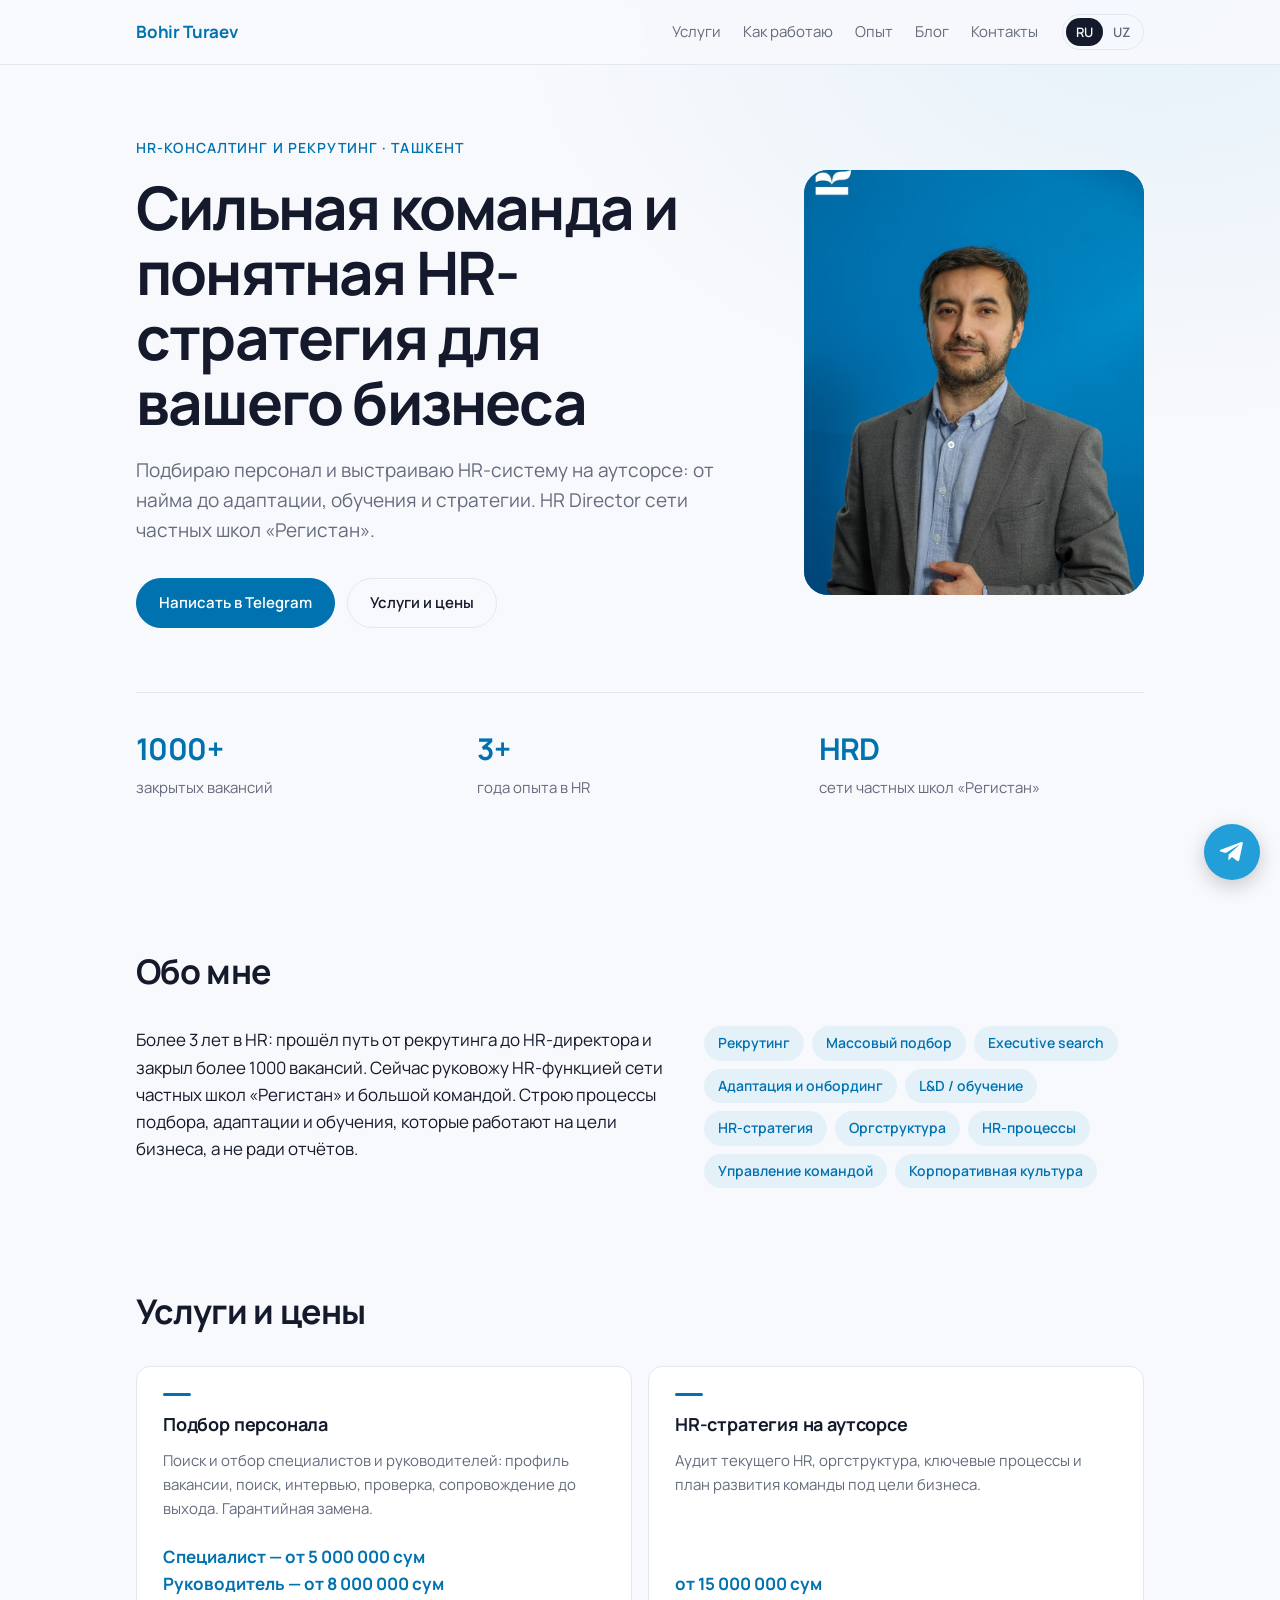
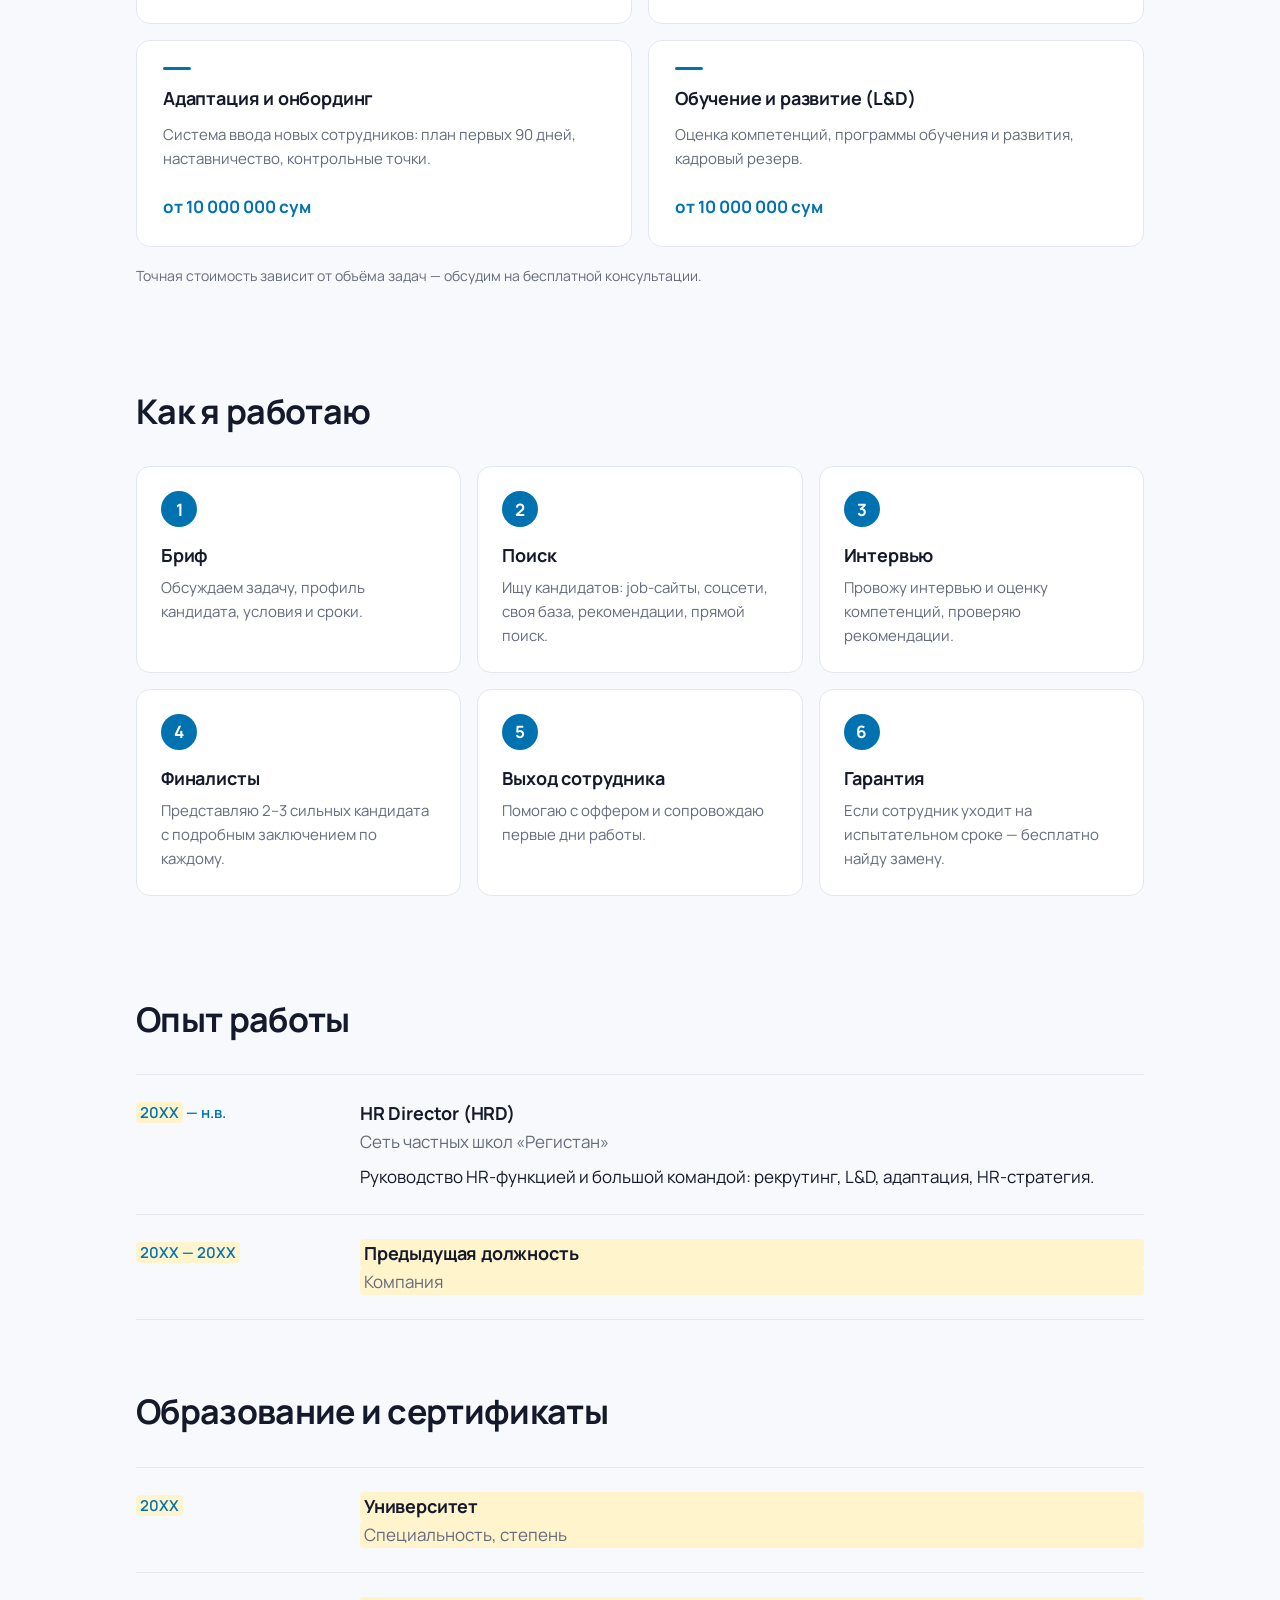
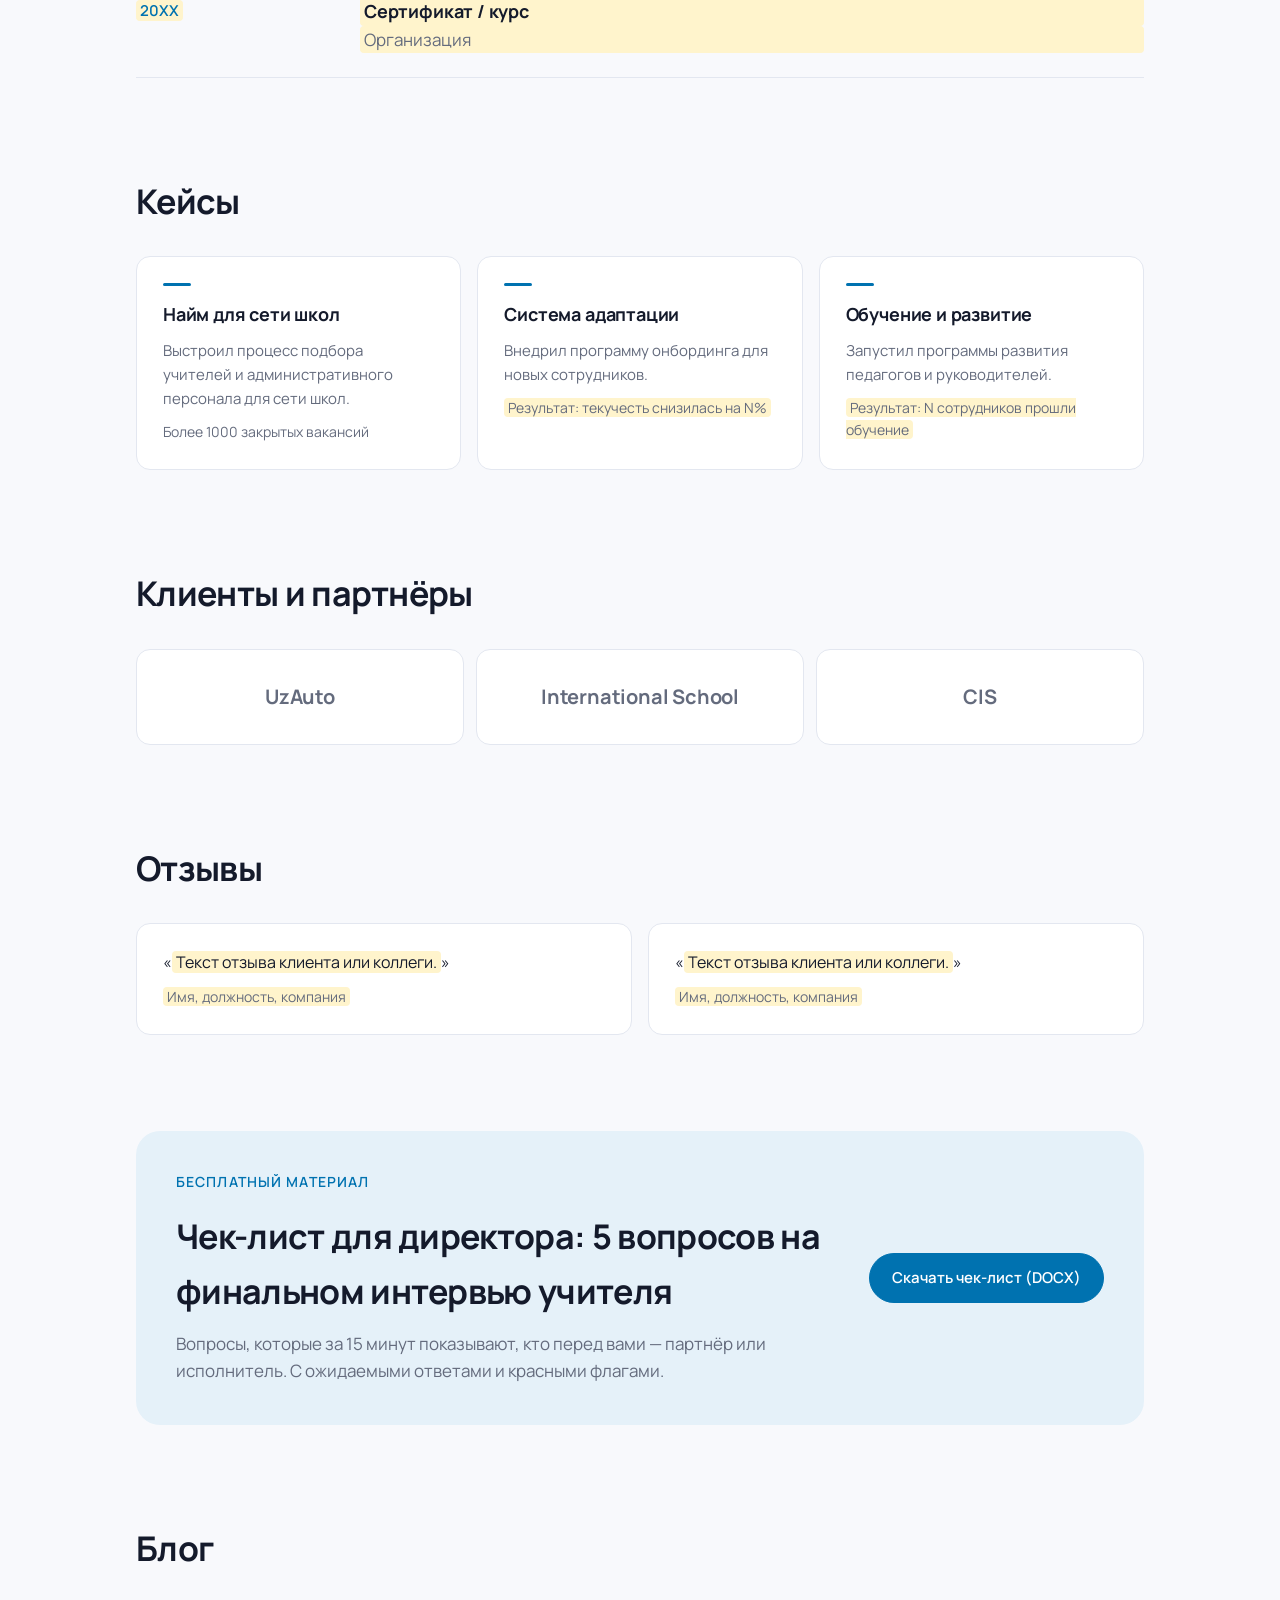
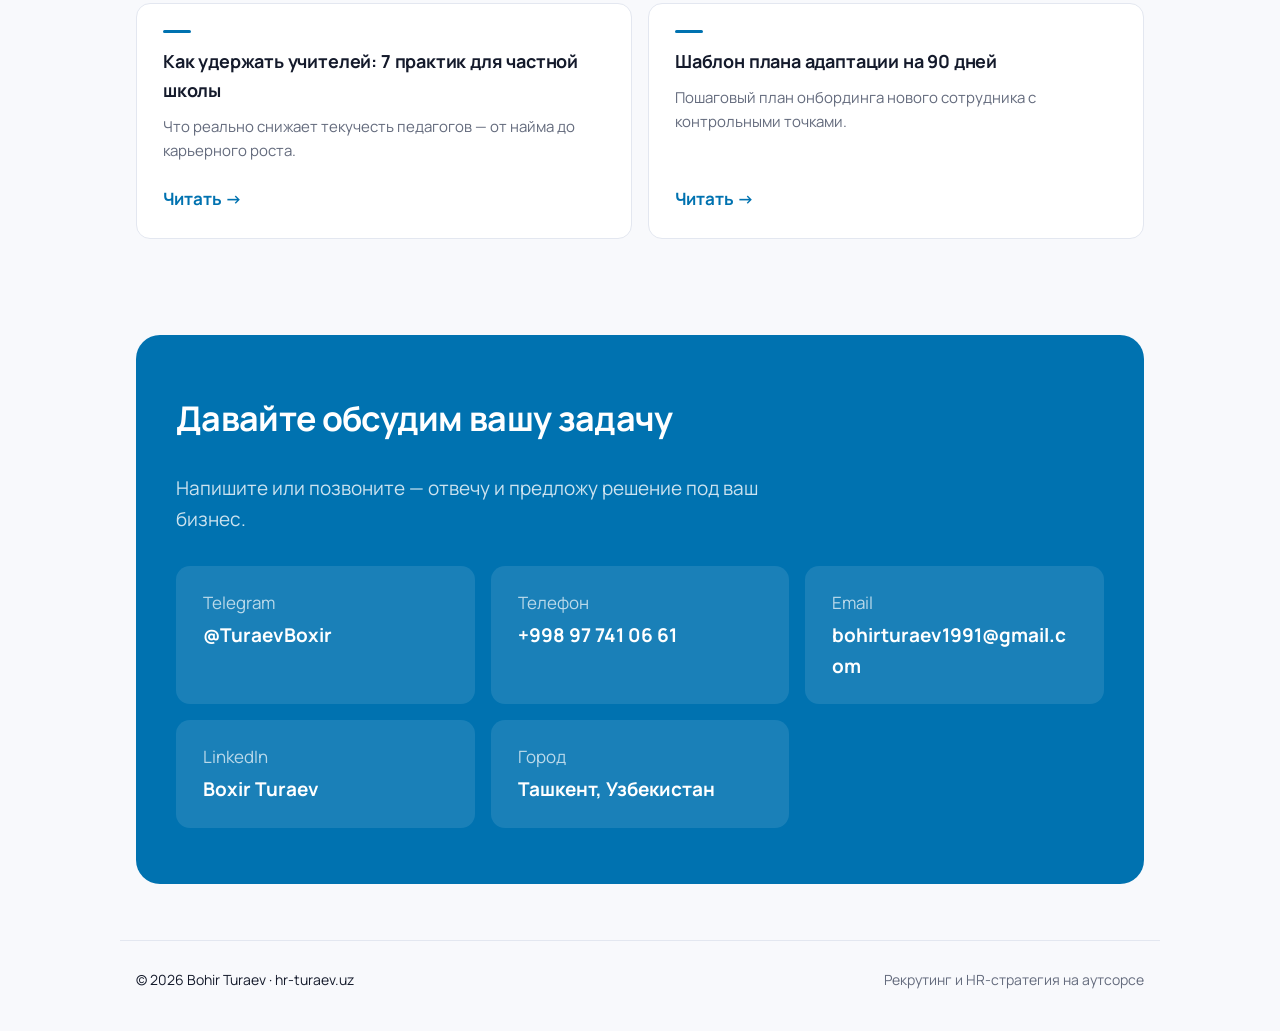
<file: index.html>
<!doctype html>
<html lang="ru">
<head>
  <meta charset="utf-8">
  <meta name="viewport" content="width=device-width, initial-scale=1">
  <title>Bohir Turaev — рекрутинг и HR-стратегия в Ташкенте</title>
  <meta name="description" content="Подбор персонала и HR-стратегия на аутсорсе в Ташкенте. HR Director, 3+ года опыта, более 1000 закрытых вакансий.">
  <link rel="canonical" href="https://hr-turaev.uz/">
  <meta property="og:type" content="website">
  <meta property="og:url" content="https://hr-turaev.uz/">
  <meta property="og:title" content="Bohir Turaev — рекрутинг и HR-стратегия">
  <meta property="og:description" content="Подбор персонала и HR-стратегия на аутсорсе. Более 1000 закрытых вакансий.">
  <meta property="og:image" content="https://hr-turaev.uz/images/photo.jpg">
  <meta property="og:locale" content="ru_RU">
  <meta property="og:locale:alternate" content="uz_UZ">
  <meta name="theme-color" content="#0072b0">
  <link rel="preconnect" href="https://fonts.googleapis.com">
  <link rel="preconnect" href="https://fonts.gstatic.com" crossorigin>
  <link href="https://fonts.googleapis.com/css2?family=Manrope:wght@400;500;600;700&display=swap" rel="stylesheet">
  <link rel="stylesheet" href="styles.css">
</head>
<body>

<header class="header">
  <div class="container header__inner">
    <a href="#top" class="logo">Bohir Turaev</a>
    <nav class="nav">
      <a href="#services" data-i18n="nav.services"></a>
      <a href="#process" data-i18n="nav.process"></a>
      <a href="#experience" data-i18n="nav.experience"></a>
      <a href="#blog" data-i18n="nav.blog"></a>
      <a href="#contact" data-i18n="nav.contact"></a>
    </nav>
    <div class="lang" role="group" aria-label="Language">
      <button type="button" data-lang="ru">RU</button>
      <button type="button" data-lang="uz">UZ</button>
    </div>
  </div>
</header>

<main id="top">

  <!-- Hero -->
  <section class="hero container">
    <div class="hero__grid">
      <div>
        <p class="eyebrow" data-i18n="hero.eyebrow"></p>
        <h1 data-i18n="hero.title"></h1>
        <p class="lead" data-i18n="hero.lead"></p>
        <div class="hero__actions">
          <a href="https://t.me/TuraevBoxir" target="_blank" rel="noopener" class="btn btn--primary" data-i18n="hero.cta"></a>
          <a href="#services" class="btn" data-i18n="hero.cta2"></a>
        </div>
      </div>
      <img class="hero__photo" src="images/photo.jpg" alt="Bohir Turaev" width="900" height="1349">
    </div>
    <ul class="stats">
      <li><b>1000+</b><span data-i18n="stats.vacancies"></span></li>
      <li><b>3+</b><span data-i18n="stats.years"></span></li>
      <li><b>HRD</b><span data-i18n="stats.role"></span></li>
    </ul>
  </section>

  <!-- About + skills -->
  <section class="section container" id="about">
    <h2 data-i18n="about.title"></h2>
    <div class="grid-2">
      <p data-i18n="about.text"></p>
      <ul class="tags" data-i18n-list="skills"></ul>
    </div>
  </section>

  <!-- Services -->
  <section class="section container" id="services">
    <h2 data-i18n="services.title"></h2>
    <div class="cards cards--2" data-i18n-cards="services"></div>
    <p class="note" data-i18n="services.note"></p>
  </section>

  <!-- Process -->
  <section class="section container" id="process">
    <h2 data-i18n="process.title"></h2>
    <ol class="steps" data-i18n-cards="process"></ol>
  </section>

  <!-- Experience -->
  <section class="section container" id="experience">
    <h2 data-i18n="exp.title"></h2>
    <div class="timeline">
      <div class="timeline__item">
        <div class="timeline__date"><span class="ph">20XX</span> — <span data-i18n="exp.now"></span></div>
        <div>
          <h3 data-i18n="exp.job1.role"></h3>
          <p class="muted" data-i18n="exp.job1.company"></p>
          <p data-i18n="exp.job1.text"></p>
        </div>
      </div>
      <div class="timeline__item">
        <div class="timeline__date"><span class="ph">20XX — 20XX</span></div>
        <div>
          <h3 class="ph" data-i18n="exp.job2.role"></h3>
          <p class="muted ph" data-i18n="exp.job2.company"></p>
        </div>
      </div>
    </div>

    <h2 class="mt" data-i18n="edu.title"></h2>
    <div class="timeline">
      <div class="timeline__item">
        <div class="timeline__date"><span class="ph">20XX</span></div>
        <div>
          <h3 class="ph" data-i18n="edu.uni"></h3>
          <p class="muted ph" data-i18n="edu.degree"></p>
        </div>
      </div>
      <div class="timeline__item">
        <div class="timeline__date"><span class="ph">20XX</span></div>
        <div>
          <h3 class="ph" data-i18n="edu.cert"></h3>
          <p class="muted ph" data-i18n="edu.certOrg"></p>
        </div>
      </div>
    </div>
  </section>

  <!-- Cases -->
  <section class="section container" id="cases">
    <h2 data-i18n="cases.title"></h2>
    <div class="cards" data-i18n-cards="cases"></div>
  </section>

  <!-- Clients: text wordmarks; swap for official logo files once permission is given -->
  <section class="section container" id="clients">
    <h2 data-i18n="clients.title"></h2>
    <div class="logos">
      <div class="logos__item">UzAuto</div>
      <div class="logos__item">International School</div>
      <div class="logos__item">CIS</div>
    </div>
  </section>

  <!-- Reviews -->
  <section class="section container" id="reviews">
    <h2 data-i18n="reviews.title"></h2>
    <div class="cards cards--2" data-i18n-cards="reviews"></div>
  </section>

  <!-- Lead magnet -->
  <section class="section container">
    <div class="lead-magnet">
      <div>
        <p class="eyebrow" data-i18n="lm.eyebrow"></p>
        <h2 data-i18n="lm.title"></h2>
        <p data-i18n="lm.text"></p>
      </div>
      <a href="files/checklist-director.docx" download class="btn btn--primary" data-i18n="lm.btn"></a>
    </div>
  </section>

  <!-- Blog -->
  <section class="section container" id="blog">
    <h2 data-i18n="blog.title"></h2>
    <div class="cards cards--2" data-i18n-cards="blog"></div>
  </section>

  <!-- Contact -->
  <section class="section container contact" id="contact">
    <h2 data-i18n="contact.title"></h2>
    <p class="lead" data-i18n="contact.lead"></p>
    <div class="contact__links">
      <a href="https://t.me/TuraevBoxir" target="_blank" rel="noopener" class="contact__item">
        <span class="muted">Telegram</span>
        <b>@TuraevBoxir</b>
      </a>
      <a href="tel:+998977410661" class="contact__item">
        <span class="muted" data-i18n="contact.phone"></span>
        <b>+998 97 741 06 61</b>
      </a>
      <a href="mailto:bohirturaev1991@gmail.com" class="contact__item">
        <span class="muted">Email</span>
        <b>bohirturaev1991@gmail.com</b>
      </a>
      <!-- TODO: replace href with the real LinkedIn profile URL -->
      <a href="https://www.linkedin.com/" target="_blank" rel="noopener" class="contact__item">
        <span class="muted">LinkedIn</span>
        <b>Boxir Turaev</b>
      </a>
      <div class="contact__item">
        <span class="muted" data-i18n="contact.city"></span>
        <b data-i18n="contact.cityName"></b>
      </div>
    </div>
  </section>

</main>

<footer class="footer container">
  <span>© <span id="year"></span> Bohir Turaev · hr-turaev.uz</span>
  <span class="muted" data-i18n="footer"></span>
</footer>

<a href="https://t.me/TuraevBoxir" target="_blank" rel="noopener" class="tg-float" aria-label="Telegram">
  <svg viewBox="0 0 24 24" width="26" height="26" aria-hidden="true"><path fill="currentColor" d="M21.9 4.3 18.7 19.4c-.2 1.1-.9 1.3-1.8.8l-4.9-3.6-2.4 2.3c-.3.3-.5.5-1 .5l.3-5 9.1-8.2c.4-.4-.1-.6-.6-.2L6.2 13 1.4 11.5c-1-.3-1-1 .2-1.5L20.6 2.8c.9-.3 1.6.2 1.3 1.5z"/></svg>
</a>

<script src="script.js"></script>
</body>
</html>
</file>
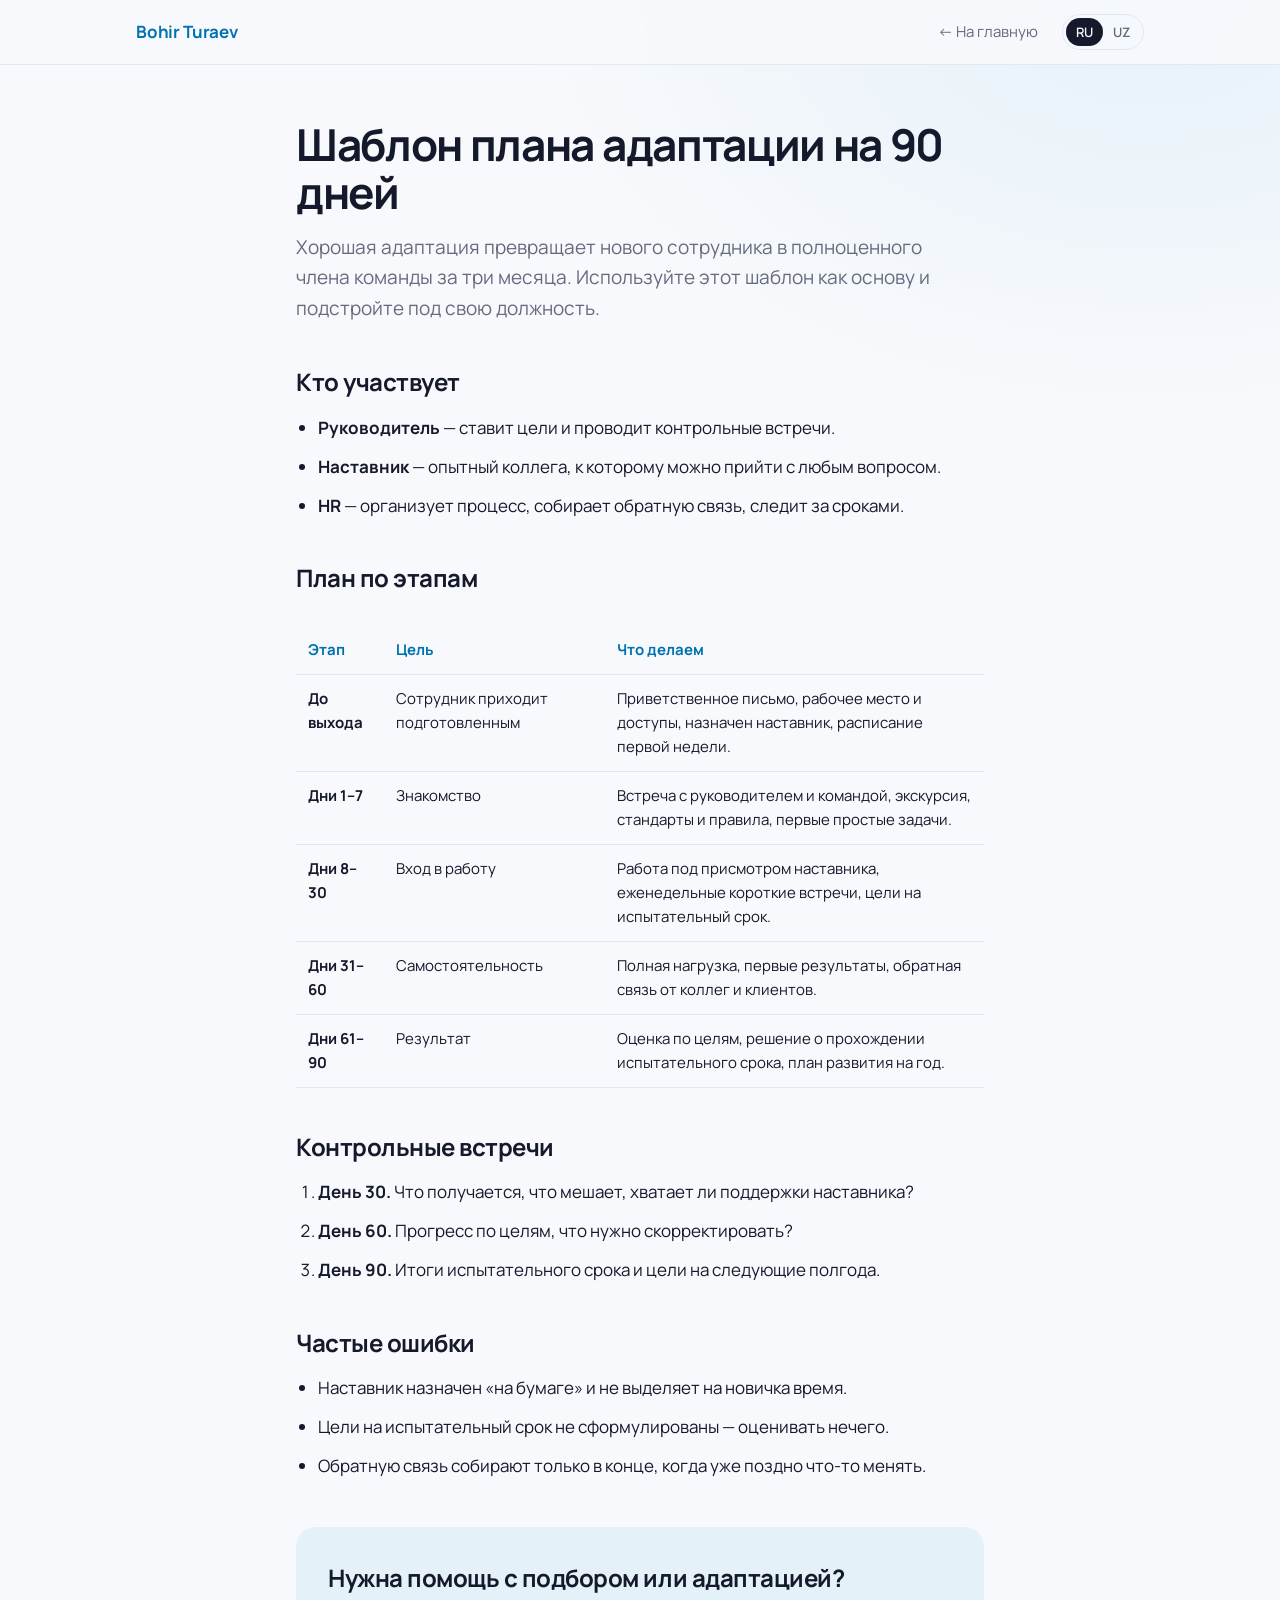
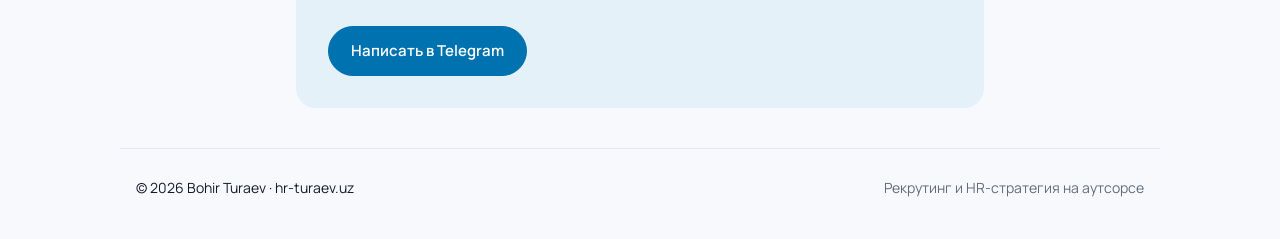
<file: blog/onboarding-90-days.html>
<!doctype html>
<html lang="ru">
<head>
  <meta charset="utf-8">
  <meta name="viewport" content="width=device-width, initial-scale=1">
  <title>Шаблон плана адаптации на 90 дней — Bohir Turaev</title>
  <meta name="description" content="Пошаговый план онбординга нового сотрудника на 90 дней: задачи по этапам, роли руководителя, наставника и HR, контрольные точки.">
  <link rel="canonical" href="https://hr-turaev.uz/blog/onboarding-90-days.html">
  <meta property="og:type" content="article">
  <meta property="og:title" content="Шаблон плана адаптации на 90 дней">
  <meta property="og:image" content="https://hr-turaev.uz/images/photo.jpg">
  <meta name="theme-color" content="#0072b0">
  <link rel="preconnect" href="https://fonts.googleapis.com">
  <link rel="preconnect" href="https://fonts.gstatic.com" crossorigin>
  <link href="https://fonts.googleapis.com/css2?family=Manrope:wght@400;500;600;700&display=swap" rel="stylesheet">
  <link rel="stylesheet" href="../styles.css">
</head>
<body>

<header class="header">
  <div class="container header__inner">
    <a href="../index.html" class="logo">Bohir Turaev</a>
    <nav class="nav">
      <a href="../index.html#blog" data-i18n="blog.back"></a>
    </nav>
    <div class="lang" role="group" aria-label="Language">
      <button type="button" data-lang="ru">RU</button>
      <button type="button" data-lang="uz">UZ</button>
    </div>
  </div>
</header>

<main class="container article">

  <article data-lang-block="ru">
    <h1>Шаблон плана адаптации на 90 дней</h1>
    <p class="lead">Хорошая адаптация превращает нового сотрудника в полноценного члена команды за три месяца. Используйте этот шаблон как основу и подстройте под свою должность.</p>

    <h2>Кто участвует</h2>
    <ul>
      <li><b>Руководитель</b> — ставит цели и проводит контрольные встречи.</li>
      <li><b>Наставник</b> — опытный коллега, к которому можно прийти с любым вопросом.</li>
      <li><b>HR</b> — организует процесс, собирает обратную связь, следит за сроками.</li>
    </ul>

    <h2>План по этапам</h2>
    <div class="table-wrap">
      <table>
        <thead><tr><th>Этап</th><th>Цель</th><th>Что делаем</th></tr></thead>
        <tbody>
          <tr><td><b>До выхода</b></td><td>Сотрудник приходит подготовленным</td><td>Приветственное письмо, рабочее место и доступы, назначен наставник, расписание первой недели.</td></tr>
          <tr><td><b>Дни 1–7</b></td><td>Знакомство</td><td>Встреча с руководителем и командой, экскурсия, стандарты и правила, первые простые задачи.</td></tr>
          <tr><td><b>Дни 8–30</b></td><td>Вход в работу</td><td>Работа под присмотром наставника, еженедельные короткие встречи, цели на испытательный срок.</td></tr>
          <tr><td><b>Дни 31–60</b></td><td>Самостоятельность</td><td>Полная нагрузка, первые результаты, обратная связь от коллег и клиентов.</td></tr>
          <tr><td><b>Дни 61–90</b></td><td>Результат</td><td>Оценка по целям, решение о прохождении испытательного срока, план развития на год.</td></tr>
        </tbody>
      </table>
    </div>

    <h2>Контрольные встречи</h2>
    <ol>
      <li><b>День 30.</b> Что получается, что мешает, хватает ли поддержки наставника?</li>
      <li><b>День 60.</b> Прогресс по целям, что нужно скорректировать?</li>
      <li><b>День 90.</b> Итоги испытательного срока и цели на следующие полгода.</li>
    </ol>

    <h2>Частые ошибки</h2>
    <ul>
      <li>Наставник назначен «на бумаге» и не выделяет на новичка время.</li>
      <li>Цели на испытательный срок не сформулированы — оценивать нечего.</li>
      <li>Обратную связь собирают только в конце, когда уже поздно что-то менять.</li>
    </ul>
  </article>

  <article data-lang-block="uz" hidden>
    <h1>90 kunlik moslashuv rejasi shabloni</h1>
    <p class="lead">Yaxshi moslashuv yangi xodimni uch oy ichida jamoaning to'laqonli a'zosiga aylantiradi. Ushbu shablondan asos sifatida foydalaning va o'z lavozimingizga moslang.</p>

    <h2>Kimlar ishtirok etadi</h2>
    <ul>
      <li><b>Rahbar</b> — maqsadlarni belgilaydi va nazorat uchrashuvlarini o'tkazadi.</li>
      <li><b>Murabbiy</b> — har qanday savol bilan murojaat qilish mumkin bo'lgan tajribali hamkasb.</li>
      <li><b>HR</b> — jarayonni tashkil qiladi, fikr-mulohazalarni yig'adi, muddatlarni nazorat qiladi.</li>
    </ul>

    <h2>Bosqichma-bosqich reja</h2>
    <div class="table-wrap">
      <table>
        <thead><tr><th>Bosqich</th><th>Maqsad</th><th>Nima qilamiz</th></tr></thead>
        <tbody>
          <tr><td><b>Ishga chiqishdan oldin</b></td><td>Xodim tayyor holda keladi</td><td>Xush kelibsiz xati, ish joyi va kirish huquqlari, murabbiy tayinlangan, birinchi hafta jadvali.</td></tr>
          <tr><td><b>1–7-kunlar</b></td><td>Tanishuv</td><td>Rahbar va jamoa bilan uchrashuv, ekskursiya, standartlar va qoidalar, birinchi oddiy vazifalar.</td></tr>
          <tr><td><b>8–30-kunlar</b></td><td>Ishga kirishish</td><td>Murabbiy nazorati ostida ishlash, haftalik qisqa uchrashuvlar, sinov muddati uchun maqsadlar.</td></tr>
          <tr><td><b>31–60-kunlar</b></td><td>Mustaqillik</td><td>To'liq yuklama, dastlabki natijalar, hamkasblar va mijozlardan fikr-mulohaza.</td></tr>
          <tr><td><b>61–90-kunlar</b></td><td>Natija</td><td>Maqsadlar bo'yicha baholash, sinov muddati bo'yicha qaror, bir yillik rivojlanish rejasi.</td></tr>
        </tbody>
      </table>
    </div>

    <h2>Nazorat uchrashuvlari</h2>
    <ol>
      <li><b>30-kun.</b> Nima yaxshi chiqyapti, nima xalaqit beryapti, murabbiy yordami yetarlimi?</li>
      <li><b>60-kun.</b> Maqsadlar bo'yicha o'sish, nimani to'g'rilash kerak?</li>
      <li><b>90-kun.</b> Sinov muddati yakunlari va keyingi yarim yil uchun maqsadlar.</li>
    </ol>

    <h2>Ko'p uchraydigan xatolar</h2>
    <ul>
      <li>Murabbiy «qog'ozda» tayinlangan va yangi xodimga vaqt ajratmaydi.</li>
      <li>Sinov muddati uchun maqsadlar belgilanmagan — baholashga hech narsa yo'q.</li>
      <li>Fikr-mulohazalar faqat oxirida, biror narsani o'zgartirish kech bo'lganda yig'iladi.</li>
    </ul>
  </article>

  <div class="article__cta">
    <h2 data-i18n="blog.ctaTitle"></h2>
    <a href="https://t.me/TuraevBoxir" target="_blank" rel="noopener" class="btn btn--primary" data-i18n="blog.ctaBtn"></a>
  </div>

</main>

<footer class="footer container">
  <span>© <span id="year"></span> Bohir Turaev · hr-turaev.uz</span>
  <span class="muted" data-i18n="footer"></span>
</footer>

<script src="../script.js"></script>
</body>
</html>
</file>
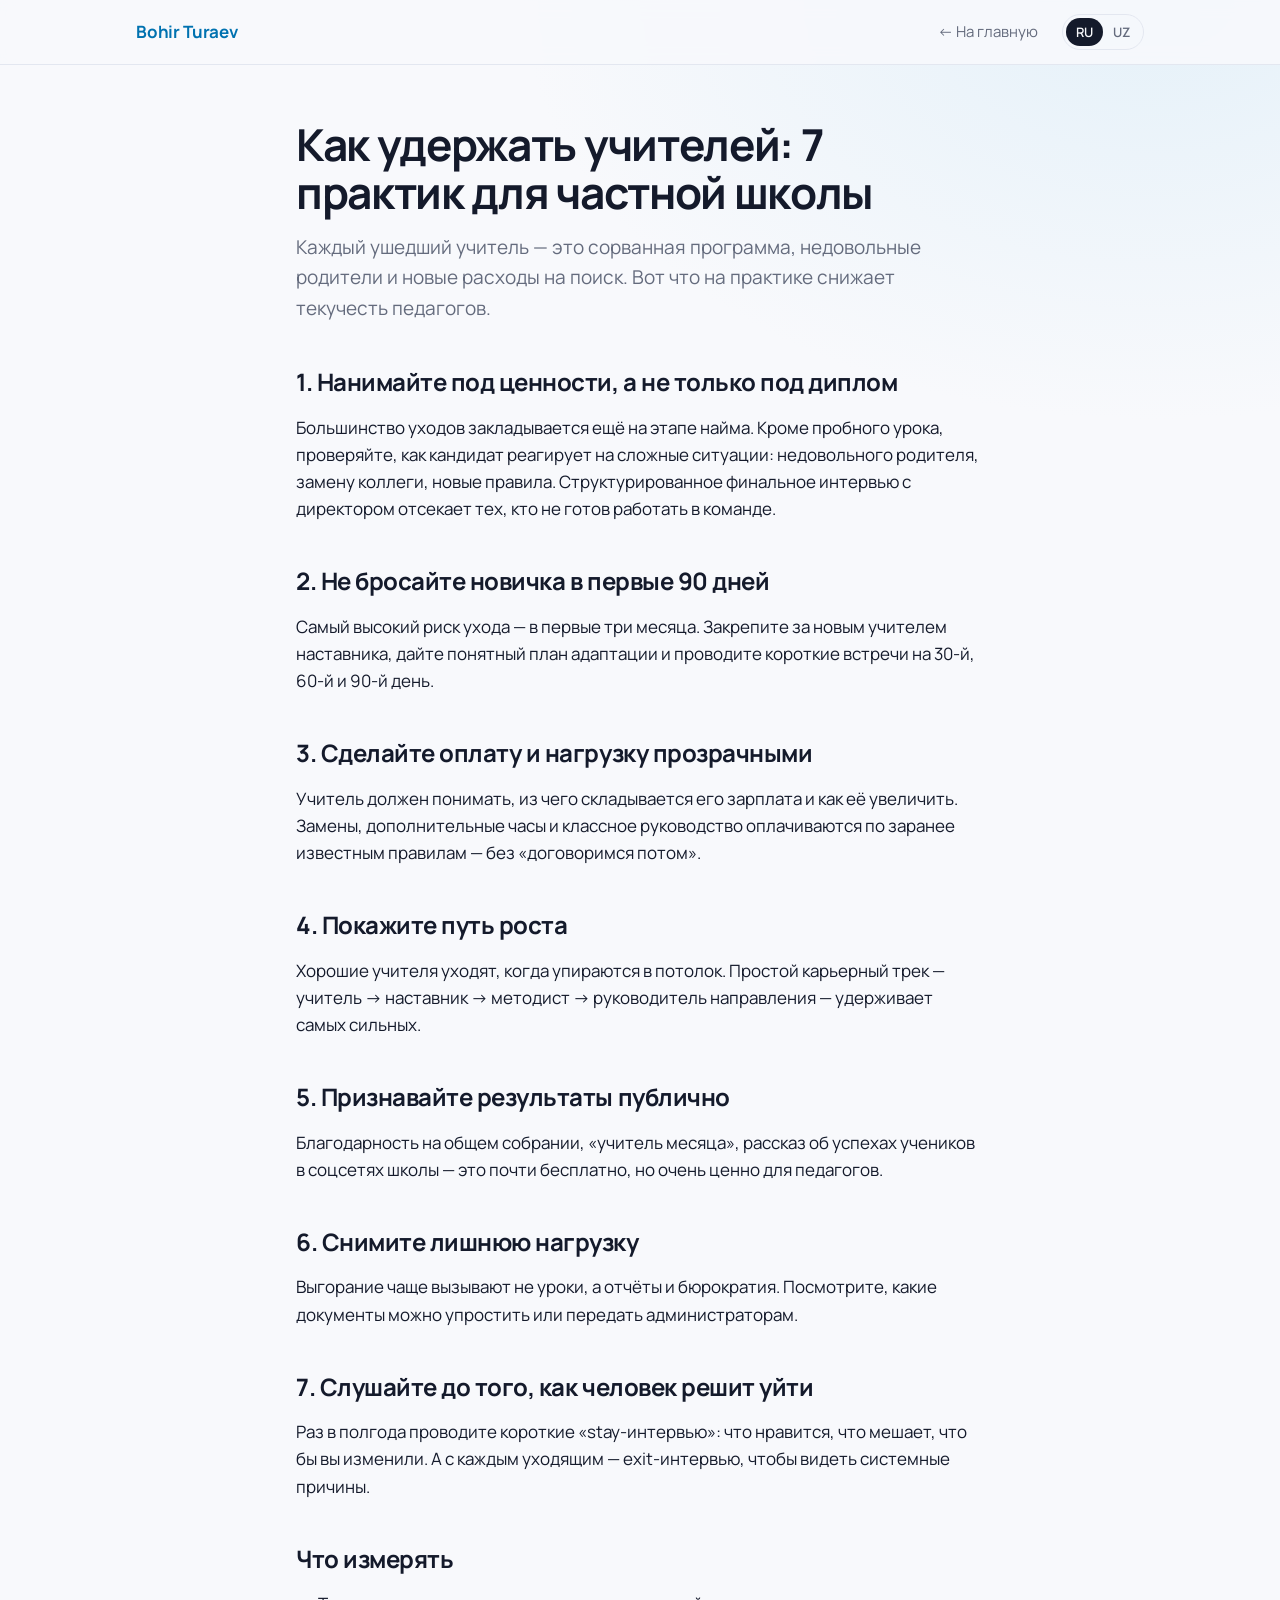
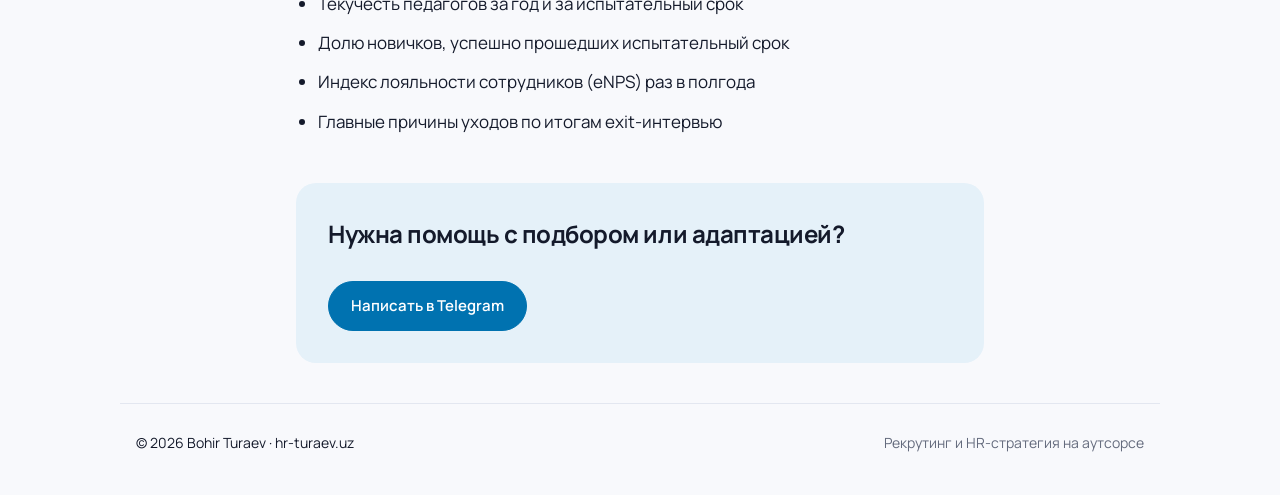
<file: blog/teachers-retention.html>
<!doctype html>
<html lang="ru">
<head>
  <meta charset="utf-8">
  <meta name="viewport" content="width=device-width, initial-scale=1">
  <title>Как удержать учителей: 7 практик для частной школы — Bohir Turaev</title>
  <meta name="description" content="Что реально снижает текучесть педагогов в частной школе: найм, адаптация, оплата, развитие, признание и обратная связь.">
  <link rel="canonical" href="https://hr-turaev.uz/blog/teachers-retention.html">
  <meta property="og:type" content="article">
  <meta property="og:title" content="Как удержать учителей: 7 практик для частной школы">
  <meta property="og:image" content="https://hr-turaev.uz/images/photo.jpg">
  <meta name="theme-color" content="#0072b0">
  <link rel="preconnect" href="https://fonts.googleapis.com">
  <link rel="preconnect" href="https://fonts.gstatic.com" crossorigin>
  <link href="https://fonts.googleapis.com/css2?family=Manrope:wght@400;500;600;700&display=swap" rel="stylesheet">
  <link rel="stylesheet" href="../styles.css">
</head>
<body>

<header class="header">
  <div class="container header__inner">
    <a href="../index.html" class="logo">Bohir Turaev</a>
    <nav class="nav">
      <a href="../index.html#blog" data-i18n="blog.back"></a>
    </nav>
    <div class="lang" role="group" aria-label="Language">
      <button type="button" data-lang="ru">RU</button>
      <button type="button" data-lang="uz">UZ</button>
    </div>
  </div>
</header>

<main class="container article">

  <article data-lang-block="ru">
    <h1>Как удержать учителей: 7 практик для частной школы</h1>
    <p class="lead">Каждый ушедший учитель — это сорванная программа, недовольные родители и новые расходы на поиск. Вот что на практике снижает текучесть педагогов.</p>

    <h2>1. Нанимайте под ценности, а не только под диплом</h2>
    <p>Большинство уходов закладывается ещё на этапе найма. Кроме пробного урока, проверяйте, как кандидат реагирует на сложные ситуации: недовольного родителя, замену коллеги, новые правила. Структурированное финальное интервью с директором отсекает тех, кто не готов работать в команде.</p>

    <h2>2. Не бросайте новичка в первые 90 дней</h2>
    <p>Самый высокий риск ухода — в первые три месяца. Закрепите за новым учителем наставника, дайте понятный план адаптации и проводите короткие встречи на 30-й, 60-й и 90-й день.</p>

    <h2>3. Сделайте оплату и нагрузку прозрачными</h2>
    <p>Учитель должен понимать, из чего складывается его зарплата и как её увеличить. Замены, дополнительные часы и классное руководство оплачиваются по заранее известным правилам — без «договоримся потом».</p>

    <h2>4. Покажите путь роста</h2>
    <p>Хорошие учителя уходят, когда упираются в потолок. Простой карьерный трек — учитель → наставник → методист → руководитель направления — удерживает самых сильных.</p>

    <h2>5. Признавайте результаты публично</h2>
    <p>Благодарность на общем собрании, «учитель месяца», рассказ об успехах учеников в соцсетях школы — это почти бесплатно, но очень ценно для педагогов.</p>

    <h2>6. Снимите лишнюю нагрузку</h2>
    <p>Выгорание чаще вызывают не уроки, а отчёты и бюрократия. Посмотрите, какие документы можно упростить или передать администраторам.</p>

    <h2>7. Слушайте до того, как человек решит уйти</h2>
    <p>Раз в полгода проводите короткие «stay-интервью»: что нравится, что мешает, что бы вы изменили. А с каждым уходящим — exit-интервью, чтобы видеть системные причины.</p>

    <h2>Что измерять</h2>
    <ul>
      <li>Текучесть педагогов за год и за испытательный срок</li>
      <li>Долю новичков, успешно прошедших испытательный срок</li>
      <li>Индекс лояльности сотрудников (eNPS) раз в полгода</li>
      <li>Главные причины уходов по итогам exit-интервью</li>
    </ul>
  </article>

  <article data-lang-block="uz" hidden>
    <h1>O'qituvchilarni qanday saqlab qolish mumkin: xususiy maktab uchun 7 ta amaliyot</h1>
    <p class="lead">Har bir ketgan o'qituvchi — bu buzilgan dastur, norozi ota-onalar va yangi nomzod izlash uchun qo'shimcha xarajat. Amaliyotda pedagoglar qo'nimsizligini kamaytiradigan usullar.</p>

    <h2>1. Faqat diplomga emas, qadriyatlarga qarab yollang</h2>
    <p>Ko'p ketishlar hali yollash bosqichida boshlanadi. Sinov darsidan tashqari, nomzod qiyin vaziyatlarga qanday munosabatda bo'lishini tekshiring: norozi ota-ona, hamkasbni almashtirish, yangi qoidalar. Direktor bilan tuzilgan yakuniy suhbat jamoada ishlashga tayyor bo'lmaganlarni aniqlaydi.</p>

    <h2>2. Dastlabki 90 kunda yangi xodimni yolg'iz qoldirmang</h2>
    <p>Ketish xavfi eng yuqori bo'lgan davr — dastlabki uch oy. Yangi o'qituvchiga murabbiy biriktiring, aniq moslashuv rejasini bering va 30, 60 hamda 90-kunlarda qisqa uchrashuvlar o'tkazing.</p>

    <h2>3. Ish haqi va yuklamani shaffof qiling</h2>
    <p>O'qituvchi maoshi nimadan tashkil topishini va uni qanday oshirish mumkinligini tushunishi kerak. Almashtirishlar, qo'shimcha soatlar va sinf rahbarligi oldindan ma'lum qoidalar bo'yicha to'lanadi — «keyin kelishamiz»siz.</p>

    <h2>4. O'sish yo'lini ko'rsating</h2>
    <p>Yaxshi o'qituvchilar «shift»ga yetganda ketadi. Oddiy martaba yo'li — o'qituvchi → murabbiy → metodist → yo'nalish rahbari — eng kuchlilarni ushlab qoladi.</p>

    <h2>5. Natijalarni ommaviy e'tirof eting</h2>
    <p>Umumiy yig'ilishda minnatdorchilik, «oy o'qituvchisi», maktab ijtimoiy tarmoqlarida o'quvchilar yutuqlari haqida hikoya — bu deyarli bepul, lekin pedagoglar uchun juda qadrli.</p>

    <h2>6. Ortiqcha yuklamani olib tashlang</h2>
    <p>Charchashga ko'pincha darslar emas, hisobotlar va byurokratiya sabab bo'ladi. Qaysi hujjatlarni soddalashtirish yoki ma'muriy xodimlarga topshirish mumkinligini ko'rib chiqing.</p>

    <h2>7. Xodim ketishga qaror qilmasdan oldin tinglang</h2>
    <p>Har yarim yilda qisqa «stay-intervyu» o'tkazing: nima yoqadi, nima xalaqit beradi, nimani o'zgartirgan bo'lardingiz. Ketayotgan har bir xodim bilan esa tizimli sabablarni ko'rish uchun exit-intervyu o'tkazing.</p>

    <h2>Nimani o'lchash kerak</h2>
    <ul>
      <li>Yil davomida va sinov muddatida pedagoglar qo'nimsizligi</li>
      <li>Sinov muddatidan muvaffaqiyatli o'tgan yangi xodimlar ulushi</li>
      <li>Har yarim yilda xodimlar sodiqligi indeksi (eNPS)</li>
      <li>Exit-intervyu natijalariga ko'ra ketishning asosiy sabablari</li>
    </ul>
  </article>

  <div class="article__cta">
    <h2 data-i18n="blog.ctaTitle"></h2>
    <a href="https://t.me/TuraevBoxir" target="_blank" rel="noopener" class="btn btn--primary" data-i18n="blog.ctaBtn"></a>
  </div>

</main>

<footer class="footer container">
  <span>© <span id="year"></span> Bohir Turaev · hr-turaev.uz</span>
  <span class="muted" data-i18n="footer"></span>
</footer>

<script src="../script.js"></script>
</body>
</html>
</file>
<file: styles.css>
:root {
  --bg: #f8f9fc;
  --surface: #ffffff;
  --text: #141a2b;
  --muted: #646b7d;
  --line: #e3e7f0;
  /* Blue taken from the Registan brand background */
  --accent: #0072b0;
  --accent-soft: #e5f1f9;
  --on-accent: #ffffff;
  --ph: #fff4cc;
  --radius: 14px;
}

@media (prefers-color-scheme: dark) {
  :root {
    --bg: #0f131c;
    --surface: #161b27;
    --text: #e9ecf3;
    --muted: #979eae;
    --line: #262d3d;
    --accent: #5db4e8;
    --accent-soft: #132a3b;
    --on-accent: #0d1424;
    --ph: #3a3317;
  }
}

* { box-sizing: border-box; margin: 0; padding: 0; }

html { scroll-behavior: smooth; scroll-padding-top: 72px; }

body {
  font-family: "Manrope", system-ui, sans-serif;
  background: var(--bg);
  color: var(--text);
  line-height: 1.6;
  font-size: 17px;
  -webkit-font-smoothing: antialiased;
}

a { color: inherit; text-decoration: none; }

.container { width: 100%; max-width: 1040px; margin: 0 auto; padding: 0 16px; }

.muted { color: var(--muted); }

/* Placeholder: highlights text that still needs to be filled in */
.ph { background: var(--ph); border-radius: 4px; padding: 0 4px; }

/* Header */
.header {
  position: sticky; top: 0; z-index: 10;
  background: color-mix(in srgb, var(--bg) 88%, transparent);
  backdrop-filter: blur(8px);
  border-bottom: 1px solid var(--line);
}
.header__inner { display: flex; align-items: center; gap: 24px; height: 64px; }
.logo { font-weight: 700; letter-spacing: -0.01em; color: var(--accent); }
.nav { display: flex; gap: 22px; margin-left: auto; font-size: 15px; color: var(--muted); }
.nav a:hover { color: var(--text); }

.lang { display: flex; border: 1px solid var(--line); border-radius: 999px; padding: 3px; }
.lang button {
  font: inherit; font-size: 13px; font-weight: 600;
  border: 0; background: none; color: var(--muted);
  padding: 4px 10px; border-radius: 999px; cursor: pointer;
}
.lang button.active { background: var(--text); color: var(--bg); }

/* Hero */
.hero { padding-top: 72px; padding-bottom: 72px; }
.hero__grid { display: grid; grid-template-columns: 1fr 340px; gap: 56px; align-items: center; }
.hero__photo {
  width: 100%; height: auto; aspect-ratio: 4 / 5; object-fit: cover; object-position: 50% 20%;
  border-radius: 24px; background: var(--accent);
}
body {
  background:
    radial-gradient(900px 600px at 90% 0, var(--accent-soft), transparent 70%) no-repeat,
    var(--bg);
}
.eyebrow {
  font-size: 14px; font-weight: 600; text-transform: uppercase;
  letter-spacing: 0.08em; color: var(--accent); margin-bottom: 16px;
}
h1 {
  font-size: clamp(34px, 6vw, 60px);
  line-height: 1.08; letter-spacing: -0.03em; font-weight: 700;
  max-width: 820px;
}
.lead { font-size: 19px; color: var(--muted); max-width: 640px; margin-top: 20px; }

.hero__actions { display: flex; flex-wrap: wrap; gap: 12px; margin-top: 32px; }
.btn {
  display: inline-block; padding: 12px 22px; border-radius: 999px;
  border: 1px solid var(--line); font-weight: 600; font-size: 15px;
  transition: border-color .2s, background .2s;
}
.btn:hover { border-color: var(--text); }
.btn--primary { background: var(--accent); border-color: var(--accent); color: var(--on-accent); }
.btn--primary:hover { background: color-mix(in srgb, var(--accent) 85%, #000); border-color: transparent; }

.stats {
  list-style: none; display: grid; grid-template-columns: repeat(3, 1fr);
  gap: 16px; margin-top: 64px; padding-top: 32px; border-top: 1px solid var(--line);
}
.stats b { display: block; font-size: 30px; letter-spacing: -0.02em; color: var(--accent); }
.stats span { color: var(--muted); font-size: 15px; }

/* Sections */
.section { padding-top: 72px; padding-bottom: 24px; }
h2 { font-size: clamp(26px, 3.5vw, 34px); letter-spacing: -0.02em; margin-bottom: 28px; }
h2.mt { margin-top: 64px; }
h3 { font-size: 18px; letter-spacing: -0.01em; }

.grid-2 { display: grid; grid-template-columns: 1.2fr 1fr; gap: 40px; align-items: start; }

.tags { list-style: none; display: flex; flex-wrap: wrap; gap: 8px; }
.tags li {
  background: var(--accent-soft); color: var(--accent);
  padding: 6px 14px; border-radius: 999px; font-size: 14px; font-weight: 600;
}

/* Cards */
.cards { display: grid; grid-template-columns: repeat(auto-fill, minmax(280px, 1fr)); gap: 16px; }
.cards--2 { grid-template-columns: repeat(auto-fill, minmax(380px, 1fr)); }
.card {
  background: var(--surface); border: 1px solid var(--line);
  border-radius: var(--radius); padding: 26px;
  display: flex; flex-direction: column; gap: 10px;
  transition: border-color .2s;
}
.card:hover { border-color: var(--accent); }
.card h3::before {
  content: ""; display: block; width: 28px; height: 3px;
  background: var(--accent); border-radius: 2px; margin-bottom: 14px;
}
.card p { color: var(--muted); font-size: 15px; }
.card__price { margin-top: auto; padding-top: 12px; font-weight: 700; color: var(--accent); }
.card__meta { font-size: 14px; color: var(--muted); }
.card blockquote { font-size: 16px; color: var(--text); }
.note { margin-top: 18px; font-size: 14px; color: var(--muted); }
.card--link:hover h3 { color: var(--accent); }

/* Process steps */
.steps { list-style: none; display: grid; grid-template-columns: repeat(3, 1fr); gap: 16px; }
.step { position: relative; padding: 24px; border-radius: var(--radius); background: var(--surface); border: 1px solid var(--line); }
.step__n {
  display: inline-grid; place-items: center; width: 36px; height: 36px; margin-bottom: 14px;
  border-radius: 50%; background: var(--accent); color: var(--on-accent); font-weight: 700;
}
.step p { color: var(--muted); font-size: 15px; margin-top: 6px; }

/* Client logos */
.logos { display: grid; grid-template-columns: repeat(auto-fit, minmax(200px, 1fr)); gap: 12px; }
.logos__item {
  display: grid; place-items: center; height: 96px; padding: 0 16px; text-align: center;
  border-radius: var(--radius); background: var(--surface); border: 1px solid var(--line);
  font-size: 20px; font-weight: 700; letter-spacing: -0.01em; color: var(--muted);
}

/* Lead magnet */
.lead-magnet {
  display: flex; align-items: center; justify-content: space-between; gap: 32px;
  padding: 40px; border-radius: 24px; background: var(--accent-soft);
}
.lead-magnet h2 { margin-bottom: 12px; }
.lead-magnet p:not(.eyebrow) { color: var(--muted); max-width: 620px; }
.lead-magnet .btn { flex-shrink: 0; }

/* Floating Telegram button */
.tg-float {
  position: fixed; right: 20px; bottom: 20px; z-index: 20;
  display: grid; place-items: center; width: 56px; height: 56px; border-radius: 50%;
  background: #229ed9; color: #fff; box-shadow: 0 6px 20px rgb(0 0 0 / .2);
  transition: transform .2s;
}
.tg-float:hover { transform: scale(1.08); }

/* Blog article pages */
.article { max-width: 720px; padding-top: 56px; padding-bottom: 40px; }
.article h1 { font-size: clamp(30px, 5vw, 44px); margin-bottom: 16px; }
.article h2 { font-size: 24px; margin: 40px 0 12px; }
.article p, .article li { margin-top: 12px; }
.article ul, .article ol { padding-left: 22px; }
.article .lead { margin-top: 0; }
.article table { width: 100%; border-collapse: collapse; margin-top: 16px; font-size: 15px; }
.article th, .article td { text-align: left; vertical-align: top; padding: 12px; border-bottom: 1px solid var(--line); }
.article th { color: var(--accent); }
.table-wrap { overflow-x: auto; }
.article__cta { margin-top: 48px; padding: 32px; border-radius: 20px; background: var(--accent-soft); }
.article__cta h2 { margin-top: 0; }
.article__cta .btn { margin-top: 16px; }

/* Timeline */
.timeline { border-top: 1px solid var(--line); }
.timeline__item {
  display: grid; grid-template-columns: 200px 1fr; gap: 24px;
  padding: 24px 0; border-bottom: 1px solid var(--line);
}
.timeline__date { color: var(--accent); font-weight: 600; font-size: 15px; padding-top: 2px; }
.timeline__item p + p { margin-top: 8px; }

/* Contact */
.contact {
  margin: 72px auto 56px; padding: 56px 40px;
  background: var(--accent); color: var(--on-accent); border-radius: 24px;
  max-width: 1008px;
}
.contact .lead { color: color-mix(in srgb, var(--on-accent) 80%, transparent); }
.contact .contact__item { background: color-mix(in srgb, var(--on-accent) 10%, transparent); border-color: transparent; color: var(--on-accent); }
.contact .contact__item .muted { color: color-mix(in srgb, var(--on-accent) 70%, transparent); }
.contact .contact__item:hover { border-color: var(--on-accent); }
@media (max-width: 1040px) { .contact { margin-left: 16px; margin-right: 16px; width: auto; } }
@media (max-width: 760px) { .contact { padding: 40px 20px; } }
.contact__links { display: grid; grid-template-columns: repeat(auto-fit, minmax(260px, 1fr)); gap: 16px; margin-top: 32px; }
.contact__item {
  display: flex; flex-direction: column; gap: 4px;
  background: var(--surface); border: 1px solid var(--line);
  border-radius: var(--radius); padding: 22px 26px;
  transition: border-color .2s; overflow-wrap: anywhere;
}
.contact__item:hover { border-color: var(--accent); }
.contact__item b { font-size: 19px; }

.footer {
  display: flex; justify-content: space-between; flex-wrap: wrap; gap: 8px;
  padding-top: 28px; padding-bottom: 40px; border-top: 1px solid var(--line);
  font-size: 14px;
}

/* Tablet */
@media (max-width: 960px) {
  .hero__grid { grid-template-columns: 1fr 260px; gap: 32px; }
  .steps { grid-template-columns: repeat(2, 1fr); }
}

/* Mobile */
@media (max-width: 760px) {
  .nav { display: none; }
  .lang { margin-left: auto; }
  .hero { padding-top: 40px; }
  .hero__grid { grid-template-columns: 1fr; gap: 32px; }
  .hero__photo { max-width: 320px; order: -1; }
  .steps { grid-template-columns: 1fr; }
  .lead-magnet { flex-direction: column; align-items: flex-start; padding: 28px 20px; }
  .tg-float { right: 16px; bottom: 16px; }
  .stats { grid-template-columns: 1fr; gap: 20px; }
  .grid-2 { grid-template-columns: 1fr; gap: 24px; }
  .cards--2 { grid-template-columns: 1fr; }
  .timeline__item { grid-template-columns: 1fr; gap: 6px; }
}
</file>
